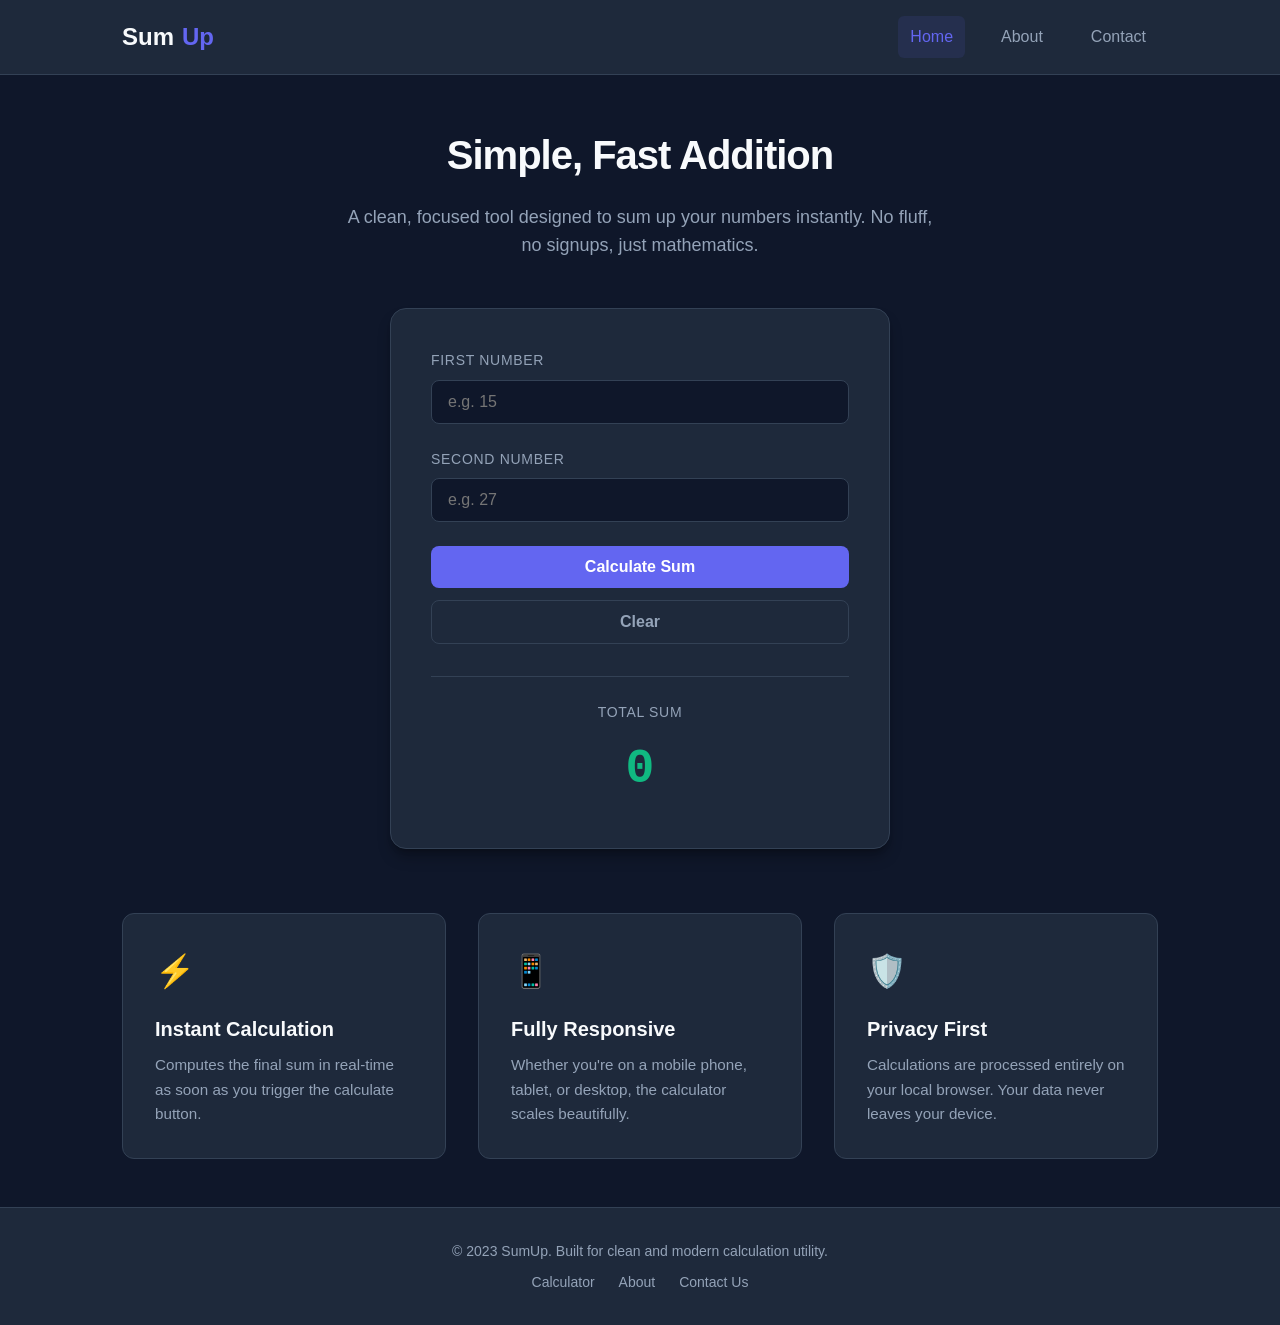
<file: index.html>
<!DOCTYPE html>
<html lang="en">
<head>
  <meta charset="UTF-8">
  <meta name="viewport" content="width=device-width, initial-scale=1.0">
  <title>Home - Simple Adder - SumUp - Simple Adder Web App</title>
  <link rel="stylesheet" href="style.css">
</head>
<body>
<header class="site-header">
  <div class="nav-container">
    <a href="index.html" class="logo">Sum<span>Up</span></a>
    <nav class="nav-links">
      <a href="index.html" class="nav-link active">Home</a>
      <a href="about.html" class="nav-link">About</a>
      <a href="contact.html" class="nav-link">Contact</a>
    </nav>
  </div>
</header>

<main>
  <section class="hero">
    <h1>Simple, Fast Addition</h1>
    <p>A clean, focused tool designed to sum up your numbers instantly. No fluff, no signups, just mathematics.</p>
  </section>

  <div class="card">
    <div class="form-group">
      <label for="num1">First Number</label>
      <input type="number" id="num1" class="form-input" placeholder="e.g. 15" step="any">
    </div>
    
    <div class="form-group">
      <label for="num2">Second Number</label>
      <input type="number" id="num2" class="form-input" placeholder="e.g. 27" step="any">
    </div>

    <button type="button" class="btn" onclick="const n1 = parseFloat(document.getElementById('num1').value) || 0; const n2 = parseFloat(document.getElementById('num2').value) || 0; document.getElementById('sum-result').textContent = (n1 + n2).toLocaleString(undefined, {maximumFractionDigits: 10});">Calculate Sum</button>
    <button type="button" class="btn btn-secondary" onclick="document.getElementById('num1').value=''; document.getElementById('num2').value=''; document.getElementById('sum-result').textContent='0';">Clear</button>

    <div class="result-container">
      <div class="result-label">Total Sum</div>
      <div class="result-value" id="sum-result">0</div>
    </div>
  </div>

  <div class="features-grid">
    <div class="feature-card">
      <div class="feature-icon">⚡</div>
      <h3 class="feature-title">Instant Calculation</h3>
      <p class="feature-desc">Computes the final sum in real-time as soon as you trigger the calculate button.</p>
    </div>
    <div class="feature-card">
      <div class="feature-icon">📱</div>
      <h3 class="feature-title">Fully Responsive</h3>
      <p class="feature-desc">Whether you're on a mobile phone, tablet, or desktop, the calculator scales beautifully.</p>
    </div>
    <div class="feature-card">
      <div class="feature-icon">🛡️</div>
      <h3 class="feature-title">Privacy First</h3>
      <p class="feature-desc">Calculations are processed entirely on your local browser. Your data never leaves your device.</p>
    </div>
  </div>
</main>

<footer class="site-footer">
  <p>&copy; 2023 SumUp. Built for clean and modern calculation utility.</p>
  <div class="footer-links">
    <a href="index.html">Calculator</a>
    <a href="about.html">About</a>
    <a href="contact.html">Contact Us</a>
  </div>
</footer>
</body>
</html>
</file>
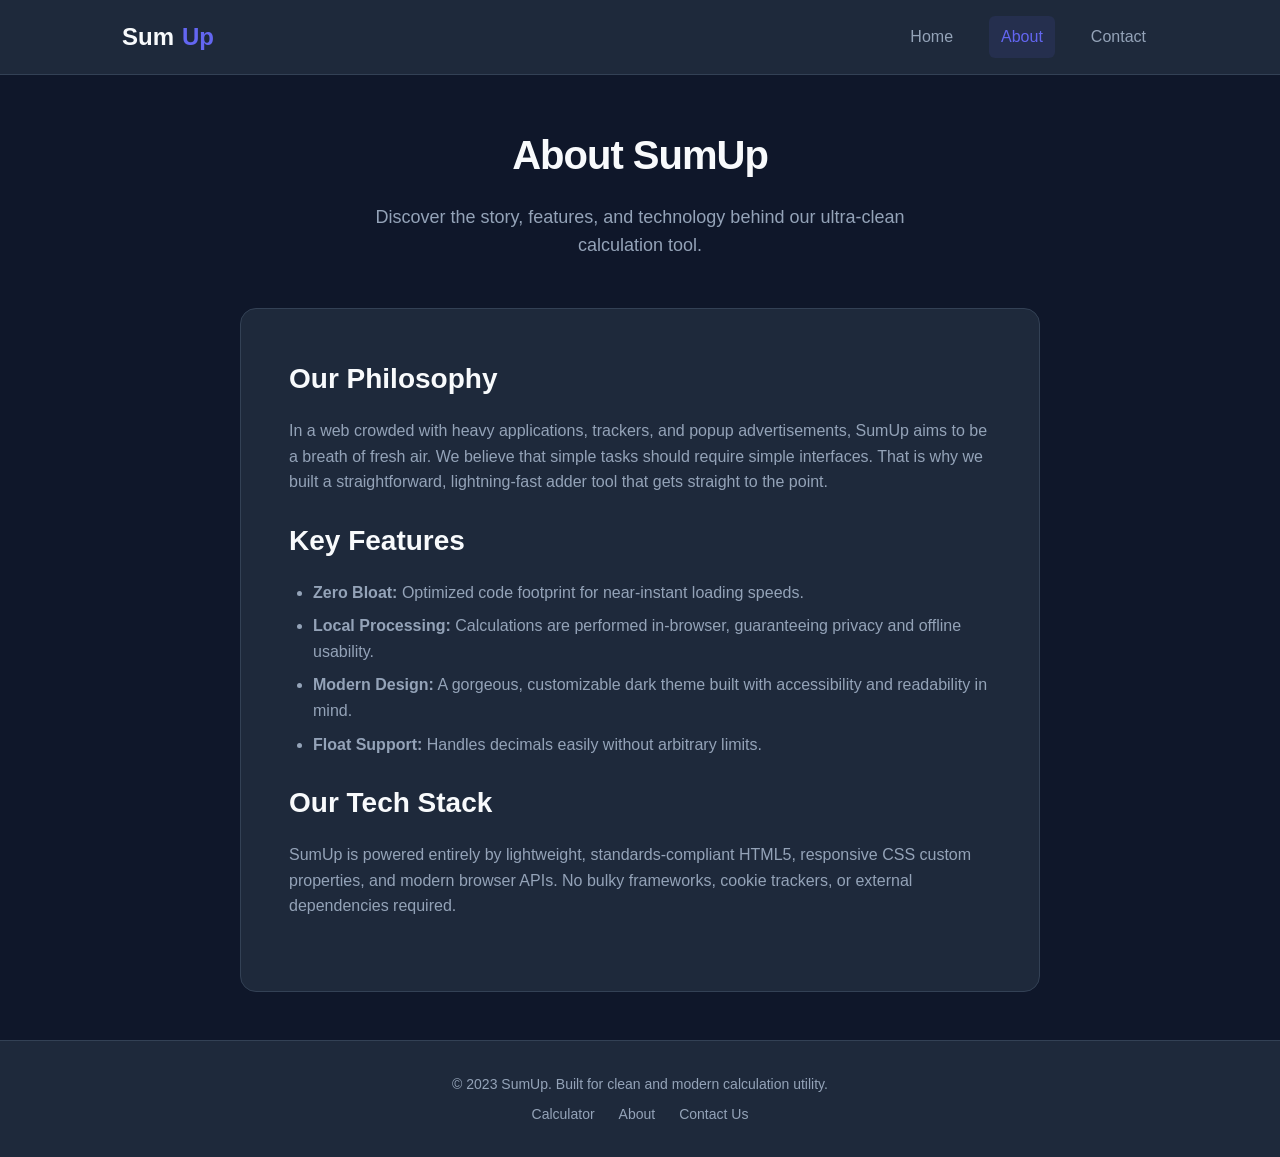
<file: about.html>
<!DOCTYPE html>
<html lang="en">
<head>
  <meta charset="UTF-8">
  <meta name="viewport" content="width=device-width, initial-scale=1.0">
  <title>About - Simple Adder - SumUp - Simple Adder Web App</title>
  <link rel="stylesheet" href="style.css">
</head>
<body>
<header class="site-header">
  <div class="nav-container">
    <a href="index.html" class="logo">Sum<span>Up</span></a>
    <nav class="nav-links">
      <a href="index.html" class="nav-link">Home</a>
      <a href="about.html" class="nav-link active">About</a>
      <a href="contact.html" class="nav-link">Contact</a>
    </nav>
  </div>
</header>

<main>
  <section class="hero">
    <h1>About SumUp</h1>
    <p>Discover the story, features, and technology behind our ultra-clean calculation tool.</p>
  </section>

  <div class="about-content">
    <h2>Our Philosophy</h2>
    <p>In a web crowded with heavy applications, trackers, and popup advertisements, SumUp aims to be a breath of fresh air. We believe that simple tasks should require simple interfaces. That is why we built a straightforward, lightning-fast adder tool that gets straight to the point.</p>
    
    <h2>Key Features</h2>
    <ul>
      <li><strong>Zero Bloat:</strong> Optimized code footprint for near-instant loading speeds.</li>
      <li><strong>Local Processing:</strong> Calculations are performed in-browser, guaranteeing privacy and offline usability.</li>
      <li><strong>Modern Design:</strong> A gorgeous, customizable dark theme built with accessibility and readability in mind.</li>
      <li><strong>Float Support:</strong> Handles decimals easily without arbitrary limits.</li>
    </ul>

    <h2>Our Tech Stack</h2>
    <p>SumUp is powered entirely by lightweight, standards-compliant HTML5, responsive CSS custom properties, and modern browser APIs. No bulky frameworks, cookie trackers, or external dependencies required.</p>
  </div>
</main>

<footer class="site-footer">
  <p>&copy; 2023 SumUp. Built for clean and modern calculation utility.</p>
  <div class="footer-links">
    <a href="index.html">Calculator</a>
    <a href="about.html">About</a>
    <a href="contact.html">Contact Us</a>
  </div>
</footer>
</body>
</html>
</file>
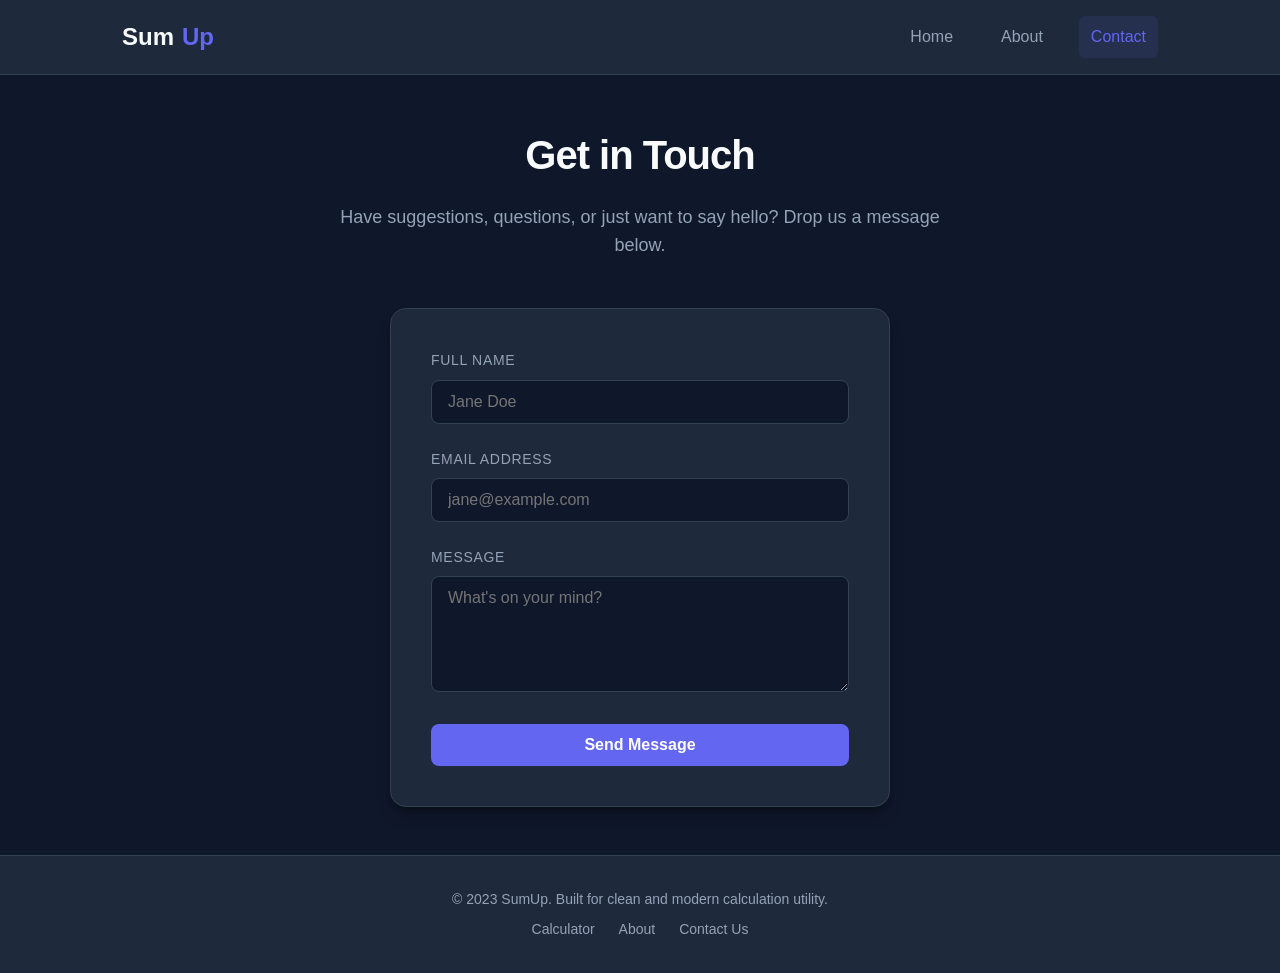
<file: contact.html>
<!DOCTYPE html>
<html lang="en">
<head>
  <meta charset="UTF-8">
  <meta name="viewport" content="width=device-width, initial-scale=1.0">
  <title>Contact - Simple Adder - SumUp - Simple Adder Web App</title>
  <link rel="stylesheet" href="style.css">
</head>
<body>
<header class="site-header">
  <div class="nav-container">
    <a href="index.html" class="logo">Sum<span>Up</span></a>
    <nav class="nav-links">
      <a href="index.html" class="nav-link">Home</a>
      <a href="about.html" class="nav-link">About</a>
      <a href="contact.html" class="nav-link active">Contact</a>
    </nav>
  </div>
</header>

<main>
  <section class="hero">
    <h1>Get in Touch</h1>
    <p>Have suggestions, questions, or just want to say hello? Drop us a message below.</p>
  </section>

  <div class="card">
    <form onsubmit="event.preventDefault(); alert('Thank you for reaching out! This is a demo form, but we appreciate your feedback.'); this.reset();">
      <div class="form-group">
        <label for="name">Full Name</label>
        <input type="text" id="name" class="form-input" placeholder="Jane Doe" required>
      </div>
      
      <div class="form-group">
        <label for="email">Email Address</label>
        <input type="email" id="email" class="form-input" placeholder="jane@example.com" required>
      </div>

      <div class="form-group">
        <label for="message">Message</label>
        <textarea id="message" class="form-input" rows="5" placeholder="What's on your mind?" style="resize: vertical; font-family: inherit;" required></textarea>
      </div>

      <button type="submit" class="btn">Send Message</button>
    </form>
  </div>
</main>

<footer class="site-footer">
  <p>&copy; 2023 SumUp. Built for clean and modern calculation utility.</p>
  <div class="footer-links">
    <a href="index.html">Calculator</a>
    <a href="about.html">About</a>
    <a href="contact.html">Contact Us</a>
  </div>
</footer>
</body>
</html>
</file>
<file: style.css>
:root {
  --bg-main: #0f172a;
  --bg-card: #1e293b;
  --bg-input: #0f172a;
  --text-main: #f8fafc;
  --text-muted: #94a3b8;
  --accent: #6366f1;
  --accent-hover: #4f46e5;
  --accent-success: #10b981;
  --border: #334155;
  --border-focus: #6366f1;
  --max-width: 1100px;
}

* {
  box-sizing: border-box;
  margin: 0;
  padding: 0;
}

body {
  background-color: var(--bg-main);
  color: var(--text-main);
  font-family: 'Segoe UI', Roboto, Helvetica, Arial, sans-serif;
  line-height: 1.6;
  display: flex;
  flex-direction: column;
  min-height: 100vh;
}

.site-header {
  background-color: var(--bg-card);
  border-bottom: 1px solid var(--border);
  position: sticky;
  top: 0;
  z-index: 100;
}

.nav-container {
  max-width: var(--max-width);
  margin: 0 auto;
  padding: 1rem 2rem;
  display: flex;
  justify-content: space-between;
  align-items: center;
}

.logo {
  font-size: 1.5rem;
  font-weight: 700;
  color: var(--text-main);
  text-decoration: none;
  display: flex;
  align-items: center;
  gap: 0.5rem;
}

.logo span {
  color: var(--accent);
}

.nav-links {
  display: flex;
  gap: 1.5rem;
}

.nav-link {
  color: var(--text-muted);
  text-decoration: none;
  font-weight: 500;
  transition: color 0.2s;
  padding: 0.5rem 0.75rem;
  border-radius: 0.375rem;
}

.nav-link:hover {
  color: var(--text-main);
}

.nav-link.active {
  color: var(--accent);
  background-color: rgba(99, 102, 241, 0.1);
}

main {
  flex: 1;
  max-width: var(--max-width);
  width: 100%;
  margin: 0 auto;
  padding: 3rem 2rem;
}

.hero {
  text-align: center;
  margin-bottom: 3rem;
}

.hero h1 {
  font-size: 2.5rem;
  margin-bottom: 1rem;
  font-weight: 800;
  letter-spacing: -0.025em;
}

.hero p {
  color: var(--text-muted);
  font-size: 1.125rem;
  max-width: 600px;
  margin: 0 auto;
}

.card {
  background-color: var(--bg-card);
  border: 1px solid var(--border);
  border-radius: 1rem;
  padding: 2.5rem;
  max-width: 500px;
  margin: 0 auto;
  box-shadow: 0 10px 15px -3px rgba(0, 0, 0, 0.3), 0 4px 6px -4px rgba(0, 0, 0, 0.3);
}

.form-group {
  margin-bottom: 1.5rem;
}

.form-group label {
  display: block;
  margin-bottom: 0.5rem;
  font-weight: 500;
  color: var(--text-muted);
  font-size: 0.875rem;
  text-transform: uppercase;
  letter-spacing: 0.05em;
}

.form-input {
  width: 100%;
  background-color: var(--bg-input);
  border: 1px solid var(--border);
  border-radius: 0.5rem;
  padding: 0.75rem 1rem;
  color: var(--text-main);
  font-size: 1rem;
  transition: border-color 0.2s, box-shadow 0.2s;
}

.form-input:focus {
  outline: none;
  border-color: var(--border-focus);
  box-shadow: 0 0 0 3px rgba(99, 102, 241, 0.2);
}

.btn {
  display: inline-flex;
  align-items: center;
  justify-content: center;
  width: 100%;
  background-color: var(--accent);
  color: white;
  border: none;
  border-radius: 0.5rem;
  padding: 0.75rem 1.5rem;
  font-size: 1rem;
  font-weight: 600;
  cursor: pointer;
  transition: background-color 0.2s, transform 0.1s;
}

.btn:hover {
  background-color: var(--accent-hover);
}

.btn:active {
  transform: scale(0.98);
}

.btn-secondary {
  background-color: transparent;
  border: 1px solid var(--border);
  color: var(--text-muted);
  margin-top: 0.75rem;
}

.btn-secondary:hover {
  background-color: rgba(255, 255, 255, 0.05);
  color: var(--text-main);
}

.result-container {
  margin-top: 2rem;
  padding-top: 1.5rem;
  border-top: 1px solid var(--border);
  text-align: center;
}

.result-label {
  font-size: 0.875rem;
  color: var(--text-muted);
  text-transform: uppercase;
  letter-spacing: 0.05em;
  margin-bottom: 0.5rem;
}

.result-value {
  font-size: 3rem;
  font-weight: 800;
  color: var(--accent-success);
  font-family: monospace;
  word-break: break-all;
}

.features-grid {
  display: grid;
  grid-template-columns: repeat(auto-fit, minmax(280px, 1fr));
  gap: 2rem;
  margin-top: 4rem;
}

.feature-card {
  background-color: var(--bg-card);
  border: 1px solid var(--border);
  border-radius: 0.75rem;
  padding: 2rem;
}

.feature-icon {
  font-size: 2rem;
  color: var(--accent);
  margin-bottom: 1rem;
}

.feature-title {
  font-size: 1.25rem;
  font-weight: 600;
  margin-bottom: 0.5rem;
}

.feature-desc {
  color: var(--text-muted);
  font-size: 0.95rem;
}

.about-content {
  max-width: 800px;
  margin: 0 auto;
  background-color: var(--bg-card);
  border: 1px solid var(--border);
  border-radius: 1rem;
  padding: 3rem;
}

.about-content h2 {
  margin-bottom: 1rem;
  font-size: 1.75rem;
}

.about-content p {
  margin-bottom: 1.5rem;
  color: var(--text-muted);
}

.about-content ul {
  margin-bottom: 1.5rem;
  padding-left: 1.5rem;
  color: var(--text-muted);
}

.about-content li {
  margin-bottom: 0.5rem;
}

.site-footer {
  background-color: var(--bg-card);
  border-top: 1px solid var(--border);
  padding: 2rem;
  text-align: center;
  color: var(--text-muted);
  font-size: 0.875rem;
  margin-top: auto;
}

.site-footer p {
  margin-bottom: 0.5rem;
}

.footer-links {
  display: flex;
  justify-content: center;
  gap: 1.5rem;
}

.footer-links a {
  color: var(--text-muted);
  text-decoration: none;
}

.footer-links a:hover {
  color: var(--text-main);
}

@media (max-width: 640px) {
  .nav-container {
    flex-direction: column;
    gap: 1rem;
  }
  
  main {
    padding: 2rem 1rem;
  }
  
  .card {
    padding: 1.5rem;
  }
  
  .hero h1 {
    font-size: 2rem;
  }
}
</file>
